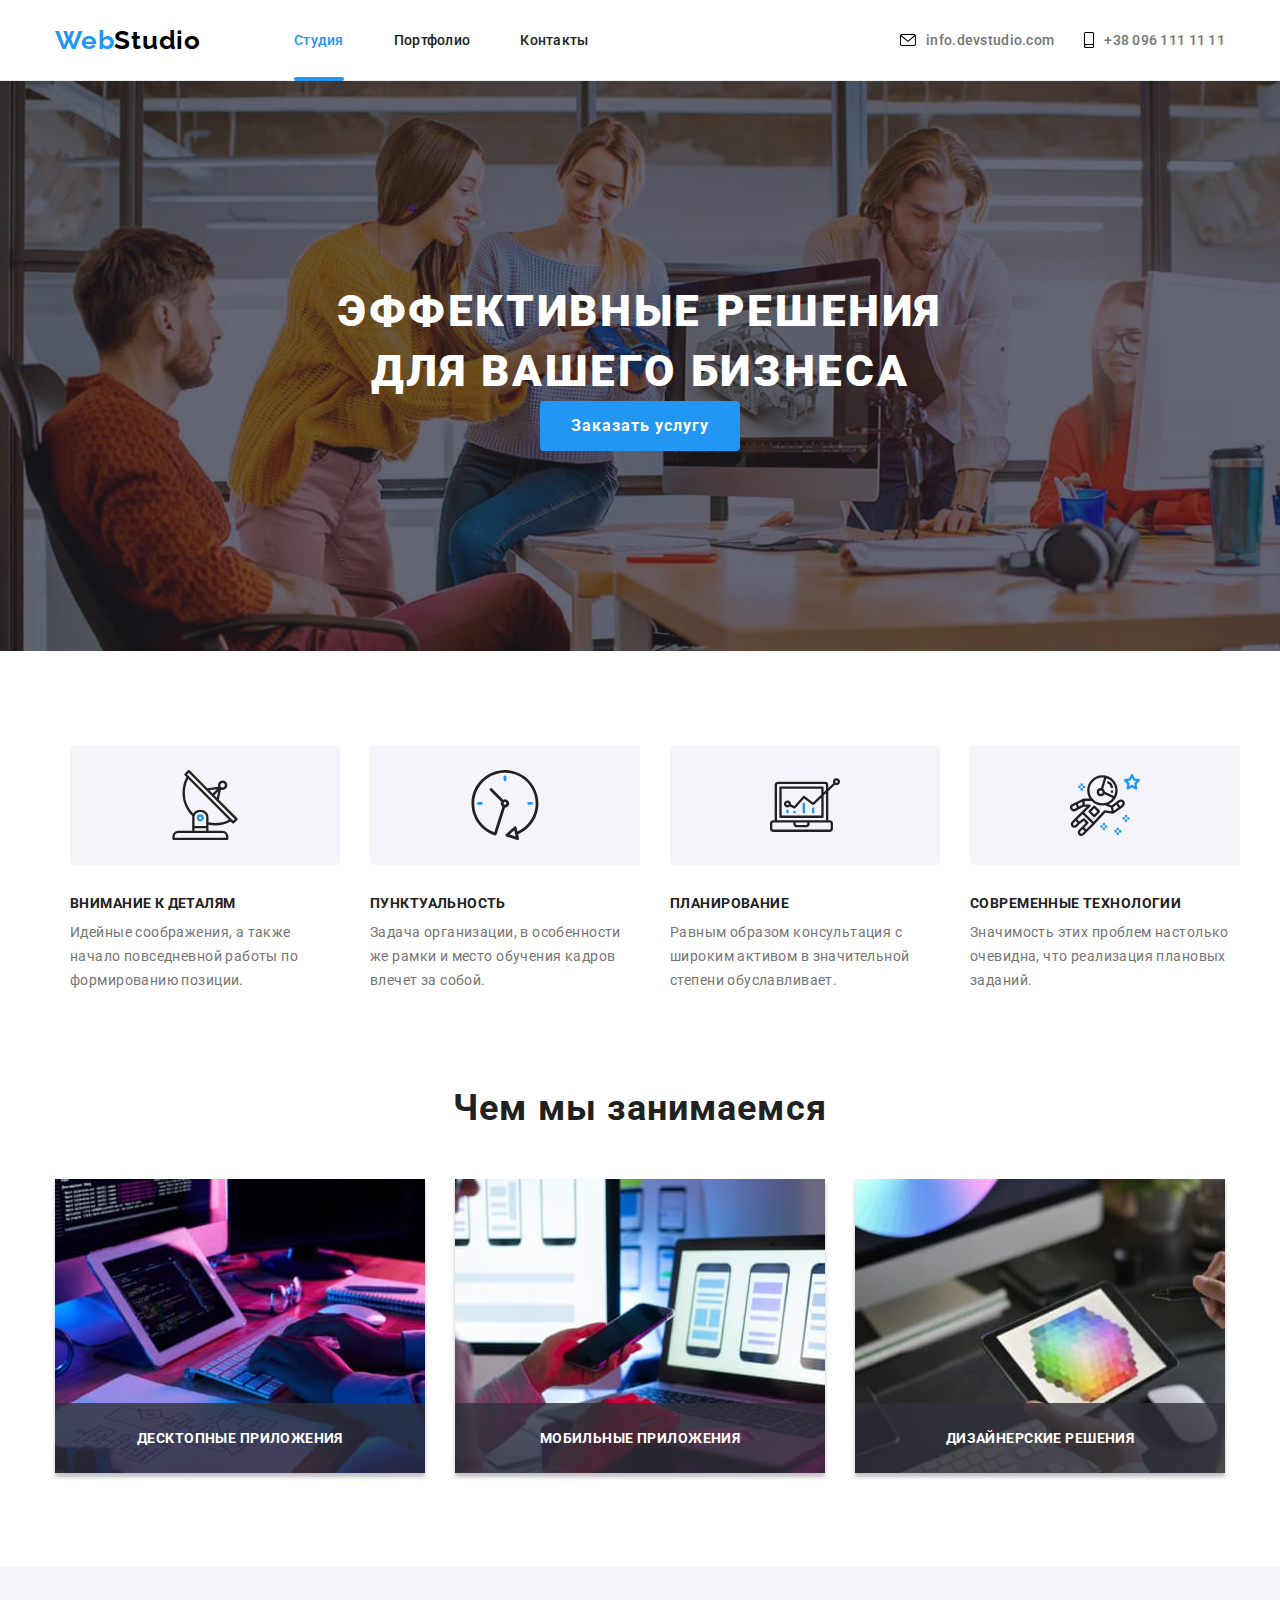
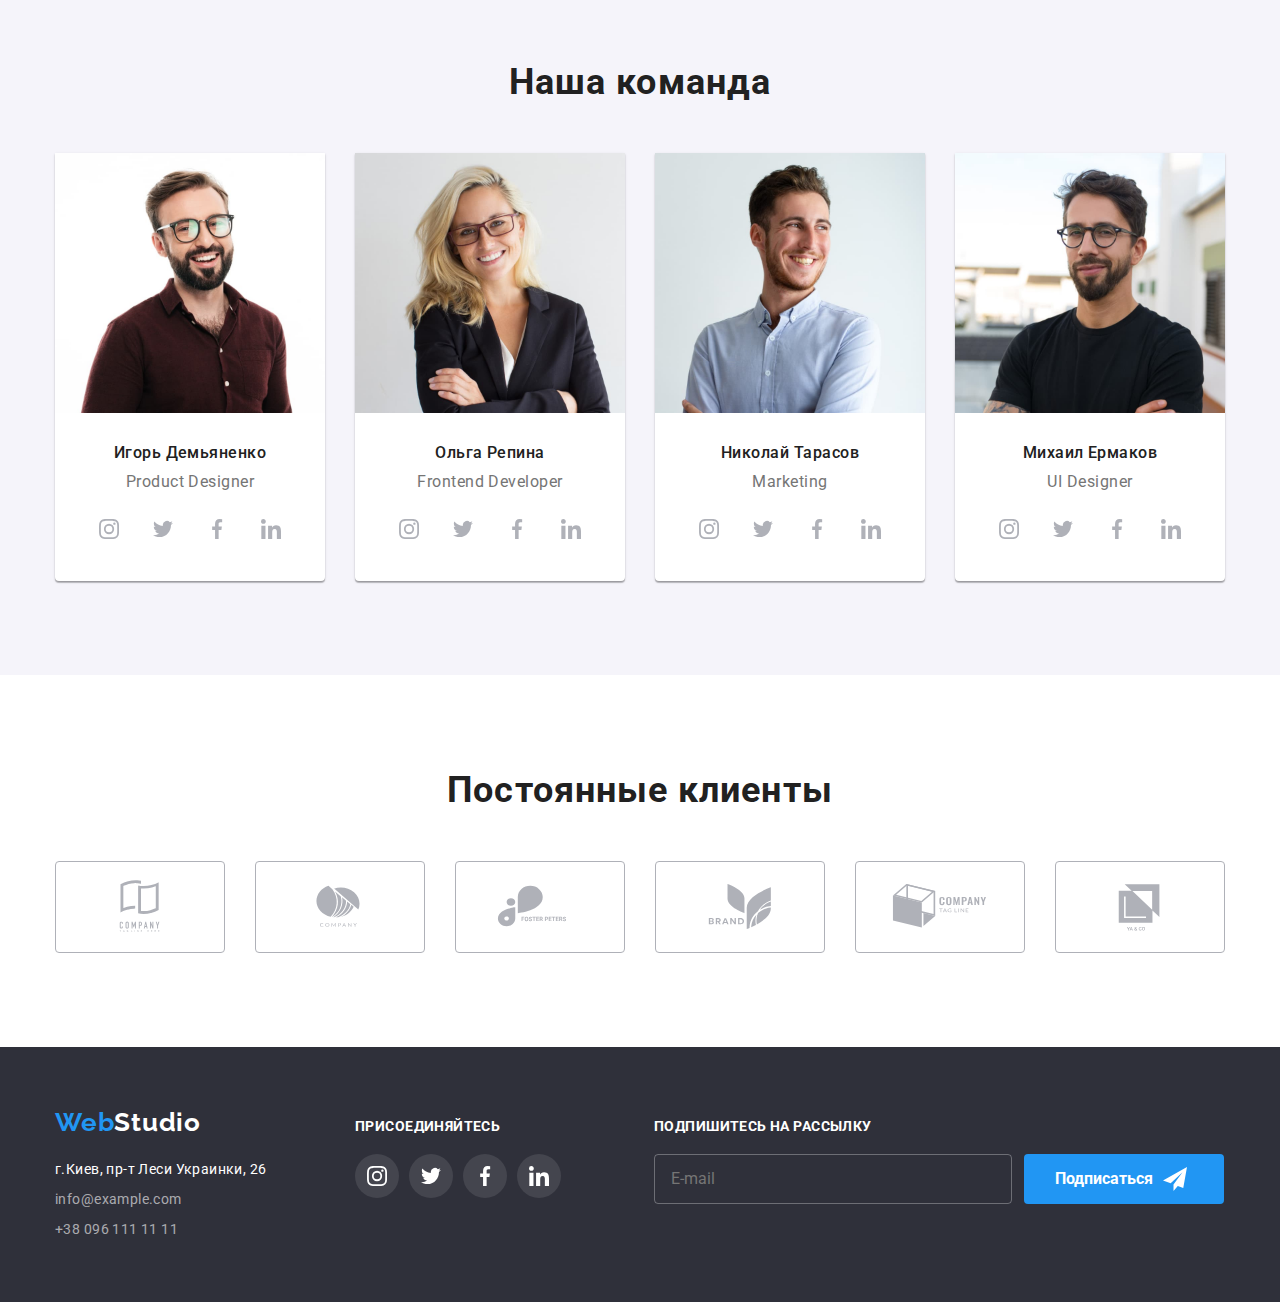
<file: index.html>
<!DOCTYPE html>
<html lang="ru">

<head>
    <meta charset="UTF-8">
    <meta http-equiv="X-UA-Compatible" content="IE=edge">
    <meta name="viewport" content="width=device-width, initial-scale=1.0">
    <title>Document</title>
    <link rel="preconnect" href="https://fonts.googleapis.com">
    <link rel="preconnect" href="https://fonts.gstatic.com" crossorigin>
    <link
        href="https://fonts.googleapis.com/css2?family=Raleway:wght@700&family=Roboto:wght@400;500;700;900&display=swap"
        rel="stylesheet">
    <link rel="stylesheet"
        href="https://cdnjs.cloudflare.com/ajax/libs/modern-normalize/1.1.0/modern-normalize.min.css">
    <link rel="stylesheet" href="./css/styles.css" />
</head>

<body>
    <!--Хедер, шапка, навигация по сайту-->
    <header class="page-header">
        <div class="container main-nav">
            <nav class="nav">
                <a href="./index.html" class="logo">
                    <span>Web</span>Studio
                </a>

                <ul class="site-nav list">
                    <li class="site-nav-item"><a class="site-nav-link current" href="./index.html">Студия</a></li>
                    <li class="site-nav-item"><a class="site-nav-link" href="./portfolio.html">Портфолио</a></li>
                    <li class="site-nav-item"><a class="site-nav-link" href="">Контакты</a></li>
                </ul>
            </nav>

            <ul class="aside list">
                <li class="aside-item"> 
                   
                        <a href="mailto:info.devstudio.com" class="aside-link">
                        <svg class="email">
                            <use href="./images/symbol-defs.svg#icon-envelope"></use>
                        </svg>
                        info.devstudio.com</a>
                   
                </li>
                <li class="aside-item"> 
                   
                        <a href="tel:+380961111111" class="aside-link">
                             <svg class="phone">
                                 <use href="./images/symbol-defs.svg#icon-smartphone"></use>
                             </svg>
                         +38 096 111 11 11
                        </a>
                   
                </li>
            </ul>
        </div>
    </header>

    <!--Баннер-->
    <main>

        <section class="banner">
            <h1 class="title">Эффективные решения <br>
                для вашего бизнеса</h1>
            <button class="button" type="button" data-modal-open>Заказать услугу</button>
        </section>


        <!--Особенности-->
        <section class="features section">
            <div class="container">
            
                <ul class="features-list container list">
                    <li class="features-item">
                        <div class="features-icon">
                            <svg width="70px" height="70px">
                                <use href="./images/symbol-defs.svg#icon-antenna">

                                </use>
                            </svg>
                        </div>
                        <h3 class="features-subtitle">Внимание к деталям</h3>
                        <p class="features-text">Идейные соображения, а также начало повседневной работы по формированию
                            позиции.</p>
                    </li>
                    <li class="features-item">
                        <div class="features-icon">
                            <svg width="70px" height="70px">
                                <use href="./images/symbol-defs.svg#icon-clock">

                                </use>
                            </svg>
                        </div>
                        <h3 class="features-subtitle">Пунктуальность</h3>
                        <p class="features-text">Задача организации, в особенности же рамки и место обучения кадров
                            влечет
                            за собой.</p>
                    </li>
                    <li class="features-item">
                        <div class="features-icon">
                            <svg width="70px" height="70px">
                                <use href="./images/symbol-defs.svg#icon-diagram">
                        
                                </use>
                            </svg>
                        </div>
                        <h3 class="features-subtitle">Планирование</h3>
                        <p class="features-text">Равным образом консультация с широким активом в значительной степени
                            обуславливает.</p>
                    </li>
                    <li class="features-item">
                        <div class="features-icon">
                            <svg width="70px" height="70px">
                                <use href="./images/symbol-defs.svg#icon-astronaut">
                        
                                </use>
                            </svg>
                        </div>
                        <h3 class="features-subtitle">Современные технологии</h3>
                        <p class="features-text">Значимость этих проблем настолько очевидна, что реализация плановых
                            заданий.</p>
                    </li>
                </ul>
            </div>
        </section>

        <!--Чем мы занимаемся-->
        <section class="section works-section">
            <div class="container">
                <h2 class="subject">Чем мы занимаемся</h2>
                <ul class="subject-list list">
                    <li class="subject-item"><img class="image" src="./images/drop/img.jpg" alt="box1" width="370" />
                    <div class="subject-image-box">
                        <p>Десктопные приложения</p>
                    </div>
                    </li>
                    <li class="subject-item"><img class="image" src="./images/drop/box2.jpg" alt="box2" width="370" />
                    <div class="subject-image-box">
                        <p>Мобильные приложения</p>
                    </div>
                    </li>
                    <li class="subject-item"><img class="image" src="./images/drop/box3.jpg" alt="box3" width="370" />
                    <div class="subject-image-box">
                        <p>Дизайнерские решения</p>
                    </div>
                    </li>
                </ul>
            </div>
        </section>

        <!-- Наша команда -->
        <section class="our-team grey section">
            <div class="container">
                <h2 class="subject">Наша команда</h2>
                <ul class="our-team-list list">
                    <li class="our-team-item">
                        <img src="./images/drop/igor.jpg" alt="Игорь Демьяненко" width="270" class="images-team" />
                        <div class="team-name-text">
                            <h3 class="our-team-name">Игорь Демьяненко</h3>
                            <p class="our-team-text">Product Designer</p>
                             <div class="social">
                                <ul class="social-list">
                                    <li class="social-item">
                                        <a href="" class="social-link">
                                        <svg class="social-icon">
                                            <use href="./images/symbol-defs.svg#icon-instagram"> </use>
                                        </svg>
                                        </a>

                                    </li>
                                    <li class="social-item">
                                        <a href="" class="social-link">
                                        <svg class="social-icon">
                                            <use href="./images/symbol-defs.svg#icon-twitter"> </use>
                                        </svg>
                                        </a>
                                    </li>
                                    <li class="social-item">
                                        <a href="" class="social-link">
                                        <svg class="social-icon">
                                            <use href="./images/symbol-defs.svg#icon-facebook"> </use>
                                        </svg>
                                        </a>
                                    </li>
                                    <li class="social-item">
                                        <a href="" class="social-link">
                                        <svg class="social-icon">
                                            <use href="./images/symbol-defs.svg#icon-linkedin"> </use>
                                        </svg>
                                        </a>
                                    </li>
                                </ul>
                                </div>
                            
                        </div>
                    </li>
                    <li class="our-team-item">
                        <img src="./images/drop/olga.jpg" alt="Ольга Репина" width="270" class="images-team" />
                        <div class="team-name-text">
                            <h3 class="our-team-name">Ольга Репина</h3>
                            <p class="our-team-text">Frontend Developer</p>
                            <div class="social">
                                <ul class="social-list">
                                    <li class="social-item">
                                        <a href="" class="social-link">
                                            <svg class="social-icon">
                                                <use href="./images/symbol-defs.svg#icon-instagram"> </use>
                                            </svg>
                                        </a>
                            
                                    </li>
                                    <li class="social-item">
                                        <a href="" class="social-link">
                                            <svg class="social-icon">
                                                <use href="./images/symbol-defs.svg#icon-twitter"> </use>
                                            </svg>
                                        </a>
                                    </li>
                                    <li class="social-item">
                                        <a href="" class="social-link">
                                            <svg class="social-icon">
                                                <use href="./images/symbol-defs.svg#icon-facebook"> </use>
                                            </svg>
                                        </a>
                                    </li>
                                    <li class="social-item">
                                        <a href="" class="social-link">
                                            <svg class="social-icon">
                                                <use href="./images/symbol-defs.svg#icon-linkedin"> </use>
                                            </svg>
                                        </a>
                                    </li>
                                </ul>
                            </div>
                        </div>
                    </li>
                    <li class="our-team-item">
                        <img src="./images/drop/nicholas.jpg" alt="Николай Тарасов" width="270" class="images-team" />
                        <div class="team-name-text">
                            <h3 class="our-team-name">Николай Тарасов</h3>
                            <p class="our-team-text">Marketing</p>
                            <div class="social">
                                <ul class="social-list">
                                    <li class="social-item">
                                        <a href="" class="social-link">
                                            <svg class="social-icon">
                                                <use href="./images/symbol-defs.svg#icon-instagram"> </use>
                                            </svg>
                                        </a>
                            
                                    </li>
                                    <li class="social-item">
                                        <a href="" class="social-link">
                                            <svg class="social-icon">
                                                <use href="./images/symbol-defs.svg#icon-twitter"> </use>
                                            </svg>
                                        </a>
                                    </li>
                                    <li class="social-item">
                                        <a href="" class="social-link">
                                            <svg class="social-icon">
                                                <use href="./images/symbol-defs.svg#icon-facebook"> </use>
                                            </svg>
                                        </a>
                                    </li>
                                    <li class="social-item">
                                        <a href="" class="social-link">
                                            <svg class="social-icon">
                                                <use href="./images/symbol-defs.svg#icon-linkedin"> </use>
                                            </svg>
                                        </a>
                                    </li>
                                </ul>
                            </div>
                        </div>
                    </li>
                    <li class="our-team-item">
                        <img src="./images/drop/michael.jpg" alt="Михаил Ермаков" width="270" class="images-team" />
                        <div class="team-name-text">
                            <h3 class="our-team-name">Михаил Ермаков</h3>
                            <p class="our-team-text">UI Designer</p>
                            <div class="social">
                                <ul class="social-list">
                                    <li class="social-item">
                                        <a href="" class="social-link">
                                            <svg class="social-icon">
                                                <use href="./images/symbol-defs.svg#icon-instagram"> </use>
                                            </svg>
                                        </a>
                            
                                    </li>
                                    <li class="social-item">
                                        <a href="" class="social-link">
                                            <svg class="social-icon">
                                                <use href="./images/symbol-defs.svg#icon-twitter"> </use>
                                            </svg>
                                        </a>
                                    </li>
                                    <li class="social-item">
                                        <a href="" class="social-link">
                                            <svg class="social-icon">
                                                <use href="./images/symbol-defs.svg#icon-facebook"> </use>
                                            </svg>
                                        </a>
                                    </li>
                                    <li class="social-item">
                                        <a href="" class="social-link">
                                            <svg class="social-icon">
                                                <use href="./images/symbol-defs.svg#icon-linkedin"> </use>
                                            </svg>
                                        </a>
                                    </li>
                                </ul>
                            </div>
                        </div>
                    </li>
                </ul>
            </div>
        </section>
    

        <!--Постоянные клиенты-->
        <section class="regular-client section">
            <div class="container">
                <h2 class="subject">Постоянные клиенты</h2>
                    <ul class="clients-list">
                        <li class="clients-item">
                            <a href="" class="clients-link">
                                <svg class="clients-logo">
                                    <use href="./images/symbol-defs.svg#icon-logo"></use>
                                </svg>
                            </a>
                        </li>
                        <li class="clients-item">
                            <a href="" class="clients-link">
                                <svg class="clients-logo">
                                    <use href="./images/symbol-defs.svg#icon-logo2"></use>
                                </svg>
                            </a>
                        </li>
                        <li class="clients-item">
                            <a href="" class="clients-link">
                                <svg class="clients-logo">
                                    <use href="./images/symbol-defs.svg#icon-logo3"></use>
                                </svg>
                            </a>
                        </li>
                        <li class="clients-item">
                            <a href="" class="clients-link">
                            <svg class="clients-logo">
                                <use href="./images/symbol-defs.svg#icon-logo4"></use>
                            </svg>
                        </a>
                        </li>
                        <li class="clients-item">
                            <a href="" class="clients-link">
                                <svg class="clients-logo">
                                    <use href="./images/symbol-defs.svg#icon-logo5"></use>
                                </svg>
                            </a>
                        </li>
                        <li class="clients-item">
                            <a href="" class="clients-link">
                                <svg class="clients-logo">
                                    <use href="./images/symbol-defs.svg#icon-logo6"></use>
                                </svg>
                            </a>
                        </li>
                    </ul>

            </div>

        </section>

    </main>

    <!-- Футтер -->
    <footer class="footer">
        <div class="container footer-box">
            <div class="contacts">
            <a href="./index.html" class="logo dark">
                <span>Web</span>Studio
            </a>
            <address class="address">
                <p class="footer-address">
                    г.Киев, пр-т Леси Украинки, 26
                </p>
                <ul class="footer-list list">
                    <li class="footer-item">
                        <a href="mailto:info@example.com" class="footer-link">info@example.com</a>
                    </li>
                    <li class="footer-item">
                        <a href="tel:+380961111111" class="footer-link">+38 096 111 11 11</a>
                    </li>
                </ul>
            </address>
            </div>

            <div class="join">
                <p class="subscribe-text">Присоединяйтесь</p>
                <ul class="footer-social-list">
                    <li class="footer-social-item">
                        <a href="" class="footer-social-link">
                            <svg class="footer-social-icon">
                                <use href="./images/symbol-defs.svg#icon-instagram"> </use>
                            </svg>
                        </a>
                    </li>
                        <li class="footer-social-item">
                            <a href="" class="footer-social-link">
                                <svg class="footer-social-icon">
                                    <use href="./images/symbol-defs.svg#icon-twitter"> </use>
                                </svg>
                            </a>
                        </li>
                        <li class="footer-social-item">
                            <a href="" class="footer-social-link">
                                <svg class="footer-social-icon">
                                    <use href="./images/symbol-defs.svg#icon-facebook"> </use>
                                </svg>
                            </a>
                        </li>
                        <li class="footer-social-item">
                            <a href="" class="footer-social-link">
                                <svg class="footer-social-icon">
                                    <use href="./images/symbol-defs.svg#icon-linkedin"> </use>
                                </svg>
                            </a>
                        </li>
                 </ul>
            </div>

            <div class="subscribe">
                <p class="subscribe-text">Подпишитесь на рассылку</p>
                <form class="subsc">
                    <label class="footer-mail-label">
                        <input class="footer-mail-input" name="subscribe" type="email" placeholder="E-mail">
                    </label>
                    <button class="button-subscribe" type="submit">
                        Подписаться
                        <svg class="subscribe-icon" width="24" height="24">
                            <use href="./images/symbol-defs.svg#icon-send"></use>
                        </svg>
                    </button>
                </form>
            </div>

        </div>

    </footer>

<!--Модальное окно-->
<div class="backdrop is-hidden" data-modal>
    <div class="modal">
        <button type="button" class="button-close" data-modal-close>
            <svg class="modal-close">
               <use href="./images/symbol-defs.svg#icon-close-black"></use>
            </svg>
        </button>
        
        <form class="form" name="name">
            <b class="callback">Оставьте свои данные, мы Вам перезвоним</b>
            <div class="form-field">
                <label class="form-label" for="name">Имя</label>
                <input class="form-input" type="text" id="name">
                  <svg class="icon-input">
                    <use href="./images/symbol-defs.svg#icon-person-black"></use>
                  </svg>
            </div>
           
             <div class="form-field">
                <label class="form-label" for="tel">Телефон</label>
                <input class="form-input" type="tel" id="tel">
                <svg class="icon-input">
                    <use href="./images/symbol-defs.svg#icon-phone-black"></use>
                </svg>
            </div>
           
             <div class="form-field">
                <label class="form-label" for="mail">Почта</label>
                <input class="form-input" type="email" id="mail">
                <svg class="icon-input">
                    <use href="./images/symbol-defs.svg#icon-email-black"></use>
                </svg>
            </div>

            <div class="textarea-field">
                <label class="form-label" for="comment">Комментарий</label>
                <textarea class="form-textarea" name="textarea" id="comment" placeholder="Введите текст" ></textarea>
            </div>

            <div class="checkbox-field">
                <label class="checkbox-label">
                    <input class="checkbox-input" type="checkbox" name="checkbox">
                    <span class="check-box"></span>
                        
                    Соглашаюсь с рассылкой и принимаю
                    <a href="">Условия договора</a>
                </label>
            </div>

            <button class="form-button" type="submit">Отправить</button>
        </form>
    </div>


</div>

<script src="./js/modal.js"></script>
</body>

</html>
</file>
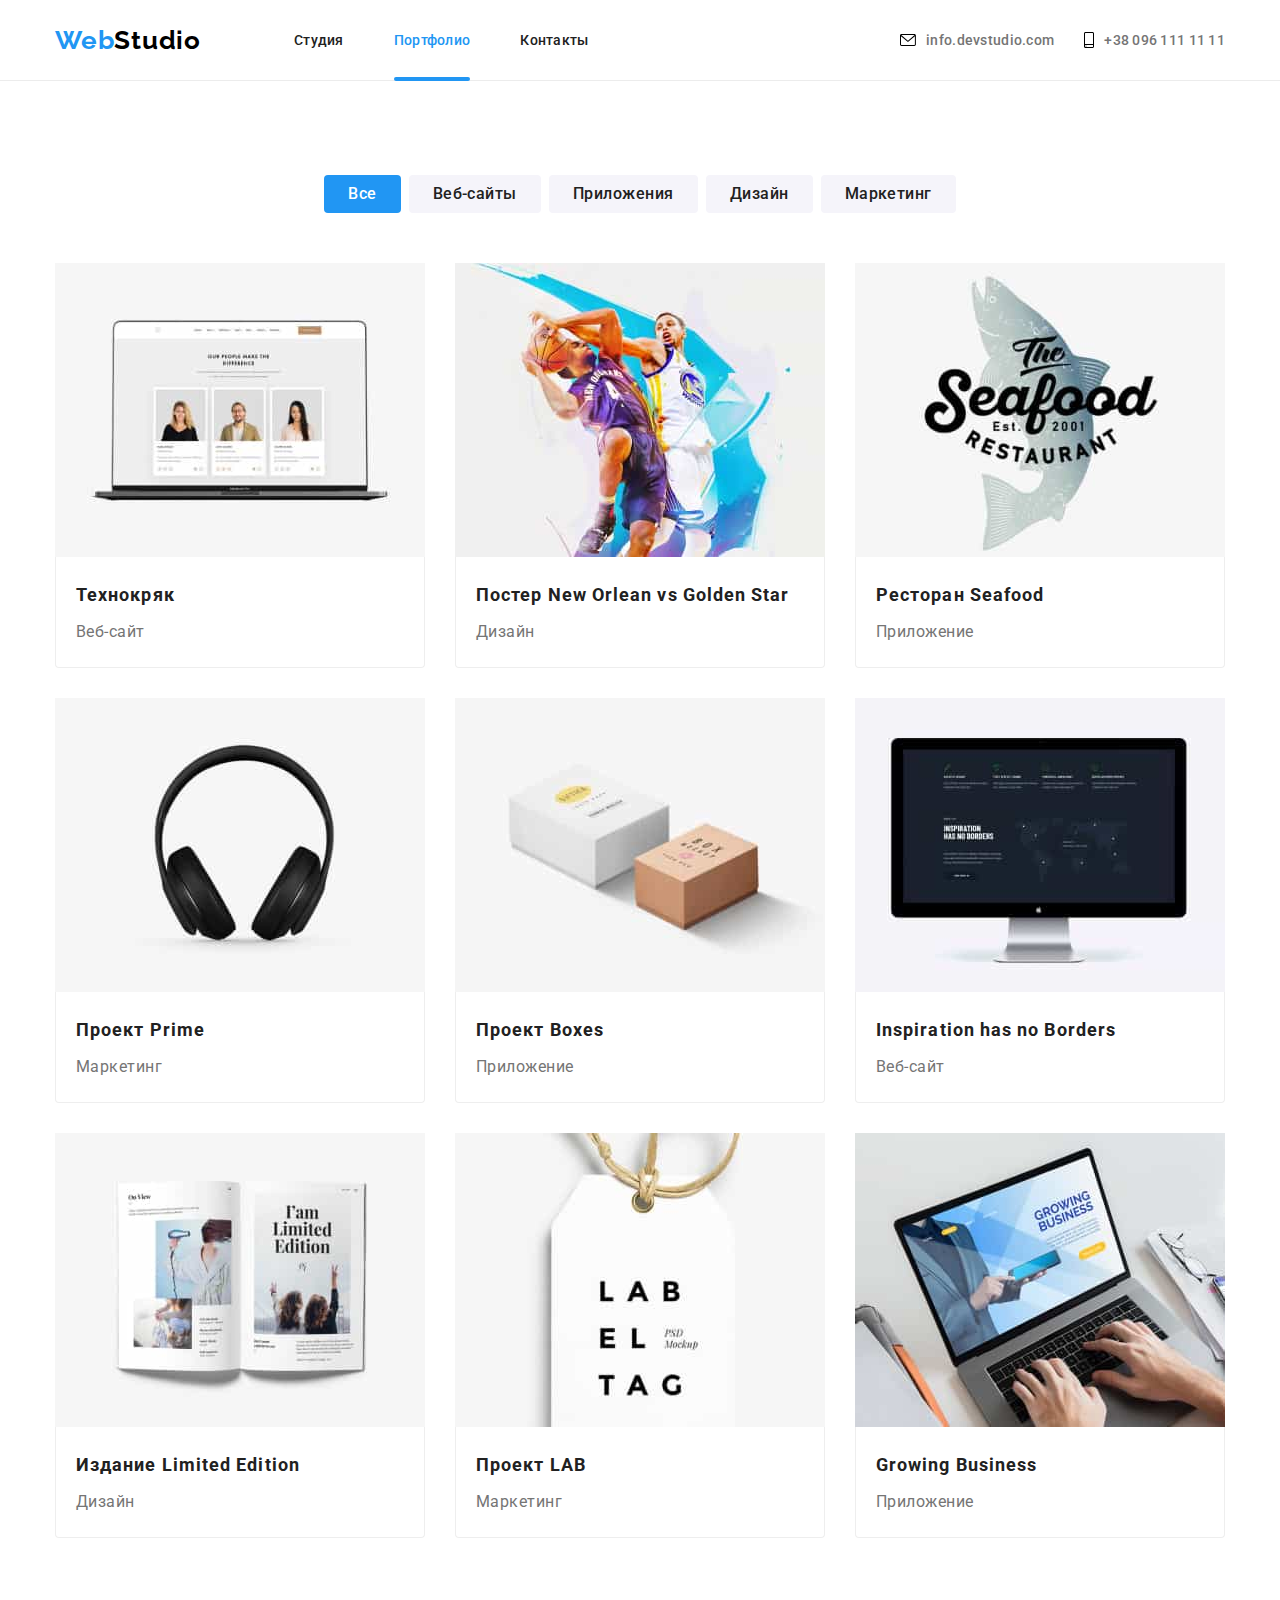
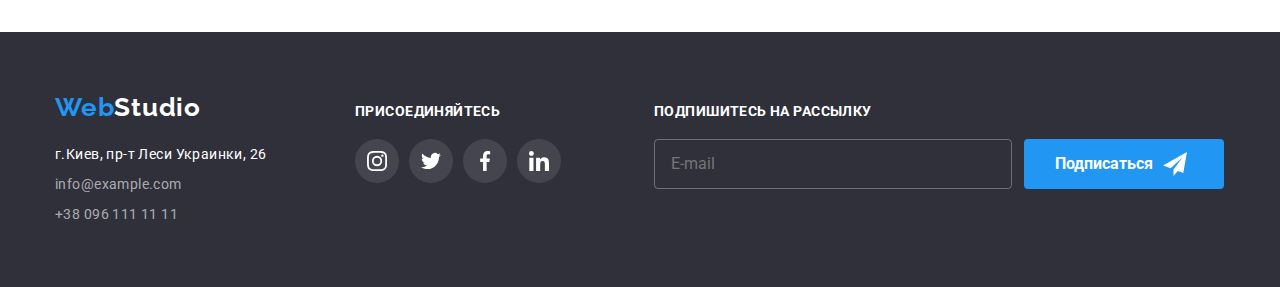
<file: portfolio.html>
<!DOCTYPE html>
<html lang="ru">

<head>
    <meta charset="UTF-8">
    <meta http-equiv="X-UA-Compatible" content="IE=edge">
    <meta name="viewport" content="width=device-width, initial-scale=1.0">
    <title>Document</title>
    <link rel="preconnect" href="https://fonts.googleapis.com">
    <link rel="preconnect" href="https://fonts.gstatic.com" crossorigin>
    <link
        href="https://fonts.googleapis.com/css2?family=Raleway:wght@700&family=Roboto:wght@400;500;700;900&display=swap"
        rel="stylesheet">
    <link rel="stylesheet"
        href="https://cdnjs.cloudflare.com/ajax/libs/modern-normalize/1.1.0/modern-normalize.min.css">
    <link rel="stylesheet" href="./css/styles.css" />
</head>

<!--Шапка (баннер)-->

<body>
    <header class="page-header">
        <div class="container main-nav">
            <nav class="nav">
                <a href="./index.html" class="logo">
                    <span>Web</span>Studio
                </a>
    
                <ul class="site-nav list">
                    <li class="site-nav-item"><a class="site-nav-link" href="./index.html">Студия</a></li>
                    <li class="site-nav-item"><a class="site-nav-link current" href="./portfolio.html">Портфолио</a></li>
                    <li class="site-nav-item"><a class="site-nav-link" href="">Контакты</a></li>
                </ul>
            </nav>
    
            <ul class="aside list">
                <li class="aside-item">
    
                    <a href="mailto:info.devstudio.com" class="aside-link">
                        <svg class="email">
                            <use href="./images/symbol-defs.svg#icon-envelope"></use>
                        </svg>
                        info.devstudio.com</a>
    
                </li>
                <li class="aside-item">
    
                    <a href="tel:+380961111111" class="aside-link">
                        <svg class="phone">
                            <use href="./images/symbol-defs.svg#icon-smartphone"></use>
                        </svg>
                        +38 096 111 11 11
                    </a>
    
                </li>
            </ul>
        </div>
    </header>

    <!--Портфолио-->
    <main>

        <section class="portfolio-nav section">
            <div class="container">
                <h1 class="portfolio"> Портфолио </h1>
                <ul class="portfolio-nav-list list">
                    <li class="portfolio-nav-button"><button class="portfolio-button button-all"
                            type="button">Все</button></li>
                    <li class="portfolio-nav-button"><button class="portfolio-button" type="button">Веб-сайты</button>
                    </li>
                    <li class="portfolio-nav-button"><button class="portfolio-button" type="button">Приложения</button>
                    </li>
                    <li class="portfolio-nav-button"><button class="portfolio-button" type="button">Дизайн</button></li>
                    <li class="portfolio-nav-button"><button class="portfolio-button" type="button">Маркетинг</button>
                    </li>
                </ul>

                <ul class="portfolio-list list">
                    <li class="portfolio-item">
                        <a href="#" class="portfolio-link">
                            <div class="image-relative">
                                <img src="./images/drop/img1.jpg" alt="Открытая страница сайта на ноутбуке" width="370"
                                    class="images">
                                    <div class="portfolio-overley">
                                        <p>Для получения перспективного изображения какого-либо предмета проводят из выбранной точки Евклидова пространства
                                            (центра
                                            перспективы) лучи ко всем точкам данного предмета. На пути лучей ставят ту поверхность, на которой желают
                                            получить
                                            изображение. В пересечении проведённых лучей с поверхностью получают искомое изображение предмета.</p>
                                    </div>
                            </div>
                                <div class="portfolio-card">
                                    <h2 class="subtitle">Технокряк</h2>
                                    <p class="text">Веб-сайт</p>
                                </div>
                        </a>
                    </li>
                    <li class="portfolio-item">
                        <a href="" class="portfolio-link">
                            <div class="image-relative">
                            <img src="./images/drop/img2.jpg" alt="Баскетбольные противники" width="370" class="images">
                                <div class="portfolio-overley">
                                    <p>Для получения перспективного изображения какого-либо предмета проводят из выбранной точки Евклидова пространства
                                        (центра
                                        перспективы) лучи ко всем точкам данного предмета. На пути лучей ставят ту поверхность, на которой желают
                                        получить
                                        изображение. В пересечении проведённых лучей с поверхностью получают искомое изображение предмета.</p>
                                </div>
                            </div>
                            <div class="portfolio-card">
                                <h2 class="subtitle">Постер New Orlean vs Golden Star</h2>
                                <p class="text">Дизайн</p>
                            </div>
                        </a>
                    </li>
                    <li class="portfolio-item">
                        <a href="" class="portfolio-link">
                            <div class="image-relative">
                            <img src="./images/drop/img3.jpg" alt="Логотип рыбного ресторана, рыба на фоне названия"
                                width="370" class="images">
                                <div class="portfolio-overley">
                                    <p>Для получения перспективного изображения какого-либо предмета проводят из выбранной точки Евклидова пространства
                                        (центра
                                        перспективы) лучи ко всем точкам данного предмета. На пути лучей ставят ту поверхность, на которой желают
                                        получить
                                        изображение. В пересечении проведённых лучей с поверхностью получают искомое изображение предмета.</p>
                                </div>
                            </div>
                            <div class="portfolio-card">
                                <h2 class="subtitle">Ресторан Seafood</h2>
                                <p class="text">Приложение</p>
                            </div>
                        </a>
                    </li>
                    <li class="portfolio-item">
                        <a href="" class="portfolio-link">
                            <div class="image-relative">
                            <img src="./images/drop/img4.jpg" alt="Наушники" width="370" class="images">
                            <div class="portfolio-overley">
                                <p>Для получения перспективного изображения какого-либо предмета проводят из выбранной точки Евклидова пространства
                                    (центра
                                    перспективы) лучи ко всем точкам данного предмета. На пути лучей ставят ту поверхность, на которой желают
                                    получить
                                    изображение. В пересечении проведённых лучей с поверхностью получают искомое изображение предмета.</p>
                            </div>
                            </div>
                            <div class="portfolio-card">
                                <h2 class="subtitle">Проект Prime</h2>
                                <p class="text">Маркетинг</p>
                            </div>
                        </a>
                    </li>
                    <li class="portfolio-item">
                        <a href="" class="portfolio-link">
                            <div class="image-relative">
                            <img src="./images/drop/img5.jpg" alt="Две картонные коробочки" width="370" class="images">
                            <div class="portfolio-overley">
                                <p>Для получения перспективного изображения какого-либо предмета проводят из выбранной точки Евклидова пространства
                                    (центра
                                    перспективы) лучи ко всем точкам данного предмета. На пути лучей ставят ту поверхность, на которой желают
                                    получить
                                    изображение. В пересечении проведённых лучей с поверхностью получают искомое изображение предмета.</p>
                            </div>
                            </div>
                            <div class="portfolio-card">
                                <h2 class="subtitle">Проект Boxes</h2>
                                <p class="text">Приложение</p>
                            </div>
                        </a>
                    </li>
                    <li class="portfolio-item">
                        <a href="" class="portfolio-link">
                            <div class="image-relative">
                            <img src="./images/drop/img6.jpg" alt="Монитор компьютера" width="370" class="images">
                            <div class="portfolio-overley">
                                <p>Для получения перспективного изображения какого-либо предмета проводят из выбранной точки Евклидова пространства
                                    (центра
                                    перспективы) лучи ко всем точкам данного предмета. На пути лучей ставят ту поверхность, на которой желают
                                    получить
                                    изображение. В пересечении проведённых лучей с поверхностью получают искомое изображение предмета.</p>
                            </div>
                            </div>
                            <div class="portfolio-card">
                                <h2 class="subtitle">Inspiration has no Borders</h2>
                                <p class="text">Веб-сайт</p>
                            </div>
                        </a>
                    </li>
                    <li class="portfolio-item">
                        <a href="" class="portfolio-link">
                            <div class="image-relative">
                            <img src="./images/drop/img7.jpg" alt="Открытая книга" width="370" class="images">
                            <div class="portfolio-overley">
                                <p>Для получения перспективного изображения какого-либо предмета проводят из выбранной точки Евклидова пространства
                                    (центра
                                    перспективы) лучи ко всем точкам данного предмета. На пути лучей ставят ту поверхность, на которой желают
                                    получить
                                    изображение. В пересечении проведённых лучей с поверхностью получают искомое изображение предмета.</p>
                            </div>
                            </div>
                            <div class="portfolio-card">
                                <h2 class="subtitle">Издание Limited Edition</h2>
                                <p class="text">Дизайн</p>
                            </div>
                        </a>
                    </li>
                    <li class="portfolio-item">
                        <a href="" class="portfolio-link">
                            <div class="image-relative">
                            <img src="./images/drop/img8.jpg" alt="Бирка" width="370" class="images">
                            <div class="portfolio-overley">
                                <p>Для получения перспективного изображения какого-либо предмета проводят из выбранной точки Евклидова пространства
                                    (центра
                                    перспективы) лучи ко всем точкам данного предмета. На пути лучей ставят ту поверхность, на которой желают
                                    получить
                                    изображение. В пересечении проведённых лучей с поверхностью получают искомое изображение предмета.</p>
                            </div>
                            </div>
                            <div class="portfolio-card">
                                <h2 class="subtitle">Проект LAB</h2>
                                <p class="text">Маркетинг</p>
                            </div>
                        </a>
                    </li>
                    <li class="portfolio-item">
                        <a href="" class="portfolio-link">
                            <div class="image-relative">
                            <img src="./images/drop/img9.jpg" alt="Руки человека который печатает на ноутбуке"
                                width="370" class="images">
                                <div class="portfolio-overley">
                                    <p>Для получения перспективного изображения какого-либо предмета проводят из выбранной точки Евклидова пространства
                                        (центра
                                        перспективы) лучи ко всем точкам данного предмета. На пути лучей ставят ту поверхность, на которой желают
                                        получить
                                        изображение. В пересечении проведённых лучей с поверхностью получают искомое изображение предмета.</p>
                                </div>
                            </div>
                            <div class="portfolio-card">
                                <h2 class="subtitle">Growing Business</h2>
                                <p class="text">Приложение</p>
                            </div>
                        </a>
                    </li>
                </ul>
            </div>
        </section>
    </main>

    <!-- Футтер -->
    <footer class="footer">
        <div class="container footer-box">
            <div class="contacts">
                <a href="./index.html" class="logo dark">
                    <span>Web</span>Studio
                </a>
                <address class="address">
                    <p class="footer-address">
                        г.Киев, пр-т Леси Украинки, 26
                    </p>
                    <ul class="footer-list list">
                        <li class="footer-item">
                            <a href="mailto:info@example.com" class="footer-link">info@example.com</a>
                        </li>
                        <li class="footer-item">
                            <a href="tel:+380961111111" class="footer-link">+38 096 111 11 11</a>
                        </li>
                    </ul>
                </address>
            </div>
    
            <div class="join">
                <p class="subscribe-text">Присоединяйтесь</p>
                <ul class="footer-social-list">
                    <li class="footer-social-item">
                        <a href="" class="footer-social-link">
                            <svg class="footer-social-icon">
                                <use href="./images/symbol-defs.svg#icon-instagram"> </use>
                            </svg>
                        </a>
                    </li>
                    <li class="footer-social-item">
                        <a href="" class="footer-social-link">
                            <svg class="footer-social-icon">
                                <use href="./images/symbol-defs.svg#icon-twitter"> </use>
                            </svg>
                        </a>
                    </li>
                    <li class="footer-social-item">
                        <a href="" class="footer-social-link">
                            <svg class="footer-social-icon">
                                <use href="./images/symbol-defs.svg#icon-facebook"> </use>
                            </svg>
                        </a>
                    </li>
                    <li class="footer-social-item">
                        <a href="" class="footer-social-link">
                            <svg class="footer-social-icon">
                                <use href="./images/symbol-defs.svg#icon-linkedin"> </use>
                            </svg>
                        </a>
                    </li>
                </ul>
            </div>
            
            <div class="subscribe">
                <p class="subscribe-text">Подпишитесь на рассылку</p>
                <form class="subsc">
                    <label class="footer-mail-label">
                        <input class="footer-mail-input" name="subscribe" type="email" placeholder="E-mail">
                    </label>
                    <button class="button-subscribe" type="submit">
                        Подписаться
                        <svg class="subscribe-icon" width="24px" heigth="24px">
                            <use href="./images/symbol-defs.svg#icon-send"></use>
                        </svg>
                    </button>
                </form>
            </div>
            
            </div>
    
    </footer>

</body>

</html>
</file>
<file: css/styles.css>
:root {
  --primary-text-color: #212121;
  --secondary-text-color: #757575;
  --accent-color: #2196f3;
  --primary-white-color: #fff;
  --portfolio-button: #f5f4fa;
  --black-color: #000;
  --button-hover: #188ce8;
  --background-footer-color: #2f303a;
  --portfolio-item-hover: #eee;
  --social: #afb1b8;
  --overley: rgba(33, 150, 243, 0.9);
}

body {
  background-color: var(--primary-white-color);
  font-family: "Roboto", sans-serif;
  color: var(--primary-text-color);
}

/*Утилиты*/
.list {
  list-style: none;
  margin: 0;
}

h1,
h2,
h3,
p {
  margin-bottom: 0;
  margin-top: 0;
}

/*****************Хедер, шапка страницы******************/
.logo > span {
  color: var(--accent-color);
}

.footer.logo {
  color: var(--primary-white-color);
}

.logo {
  display: block;
  padding-top: 24px;
  padding-bottom: 24px;

  color: var(--black-color);
  text-decoration: none;
  font-family: Raleway;
  font-style: normal;
  font-weight: bold;
  font-size: 26px;
  line-height: 1.192;
  letter-spacing: 0.03em;
}

.logo.dark {
  color: var(--primary-white-color);
  padding-top: 0;
  padding-bottom: 0;
  margin-bottom: 20px;

  /*outline: 2px solid #fff;*/
}

.site-nav-link {
  font-weight: 500;
  font-size: 14px;
  line-height: 1.143;
  letter-spacing: 0.02em;
  text-decoration: none;
  color: var(--primary-text-color);

  transition: color 250ms cubic-bezier(0.4, 0, 0.2, 1) 10ms;
}

.current {
  color: var(--accent-color);
}

.current::after {
  content: "";

  position: absolute;
  left: 0;
  bottom: -1px;
  display: block;
  width: 100%;
  height: 4px;
  border-radius: 2px;
  background-color: var(--accent-color);
}

.grey {
  background-color: var(--portfolio-button);
}

.aside-link {
  display: flex;
  align-items: center;
  text-decoration: none;
  letter-spacing: 0.02em;
  font-weight: 500;
  font-size: 14px;
  line-height: 1.143;
  letter-spacing: 0.02em;
  color: var(--secondary-text-color);

  transition: color 250ms cubic-bezier(0.4, 0, 0.2, 1) 10ms;
}

.site-nav-link:hover,
.site-nav-link:focus,
.aside-link:hover,
.aside-link:focus,
.footer-link:focus,
.footer-link:hover {
  color: var(--accent-color);
}

.aside-link:hover svg,
.aside-link:focus svg {
  fill: var(--accent-color);
}

.container {
  padding: 0 15px;
  width: 1200px;
  margin-right: auto;
  margin-left: auto;
}

.main-nav {
  display: flex;
  align-items: center;
}

.site-nav {
  display: flex;
  margin-left: 93px;
  padding-left: 0;
}

.nav {
  display: flex;
  align-items: center;
}

.site-nav-item {
  position: relative;
  margin: 0;
}

.site-nav-item:not(:last-child) {
  margin-right: 50px;
}

.site-nav-link {
  display: block;
  padding-top: 32px;
  padding-bottom: 32px;
}

.aside {
  display: flex;
  margin-left: auto;
  padding-left: 0;
}

.aside-link {
  padding-top: 32px;
  padding-bottom: 32px;
}

.aside-item + .aside-item {
  margin-left: 30px;
}

.page-header {
  border-bottom: 1px solid #ececec;
}

.email {
  width: 16px;
  height: 12px;
  margin-right: 10px;

  transition: fill 250ms cubic-bezier(0.4, 0, 0.2, 1) 10ms;
}

.phone {
  width: 10px;
  height: 16px;
  margin-right: 10px;

  transition: fill 250ms cubic-bezier(0.4, 0, 0.2, 1) 10ms;
}

/***************Портфолио****************/

.portfolio {
  position: absolute;
  width: 1px;
  height: 1px;
  margin: -1px;
  border: 0;
  padding: 0;
  white-space: nowrap;
  clip-path: inset(100%);
  clip: rect(0 0 0 0);
  overflow: hidden;
}

.portfolio-list {
  display: flex;
  flex-wrap: wrap;
  list-style: none;
  margin: 0;
  padding: 0;
  margin-left: -30px;
  margin-top: -30px;
}

.portfolio-item {
  flex-basis: calc((100% - 3 * 30px) / 3);
  margin-left: 30px;
  margin-top: 30px;
}

.portfolio-nav-button {
  display: block;
}

.portfolio-link {
  display: block;
  text-decoration: none;
  transition: box-shadow 250ms cubic-bezier(0.4, 0, 0.2, 1);
}

.portfolio-link:focus,
.portfolio-link:hover {
  background-color: var(--primary-white-color);
  box-shadow: 0px 1px 1px rgba(0, 0, 0, 0.12), 0px 4px 4px rgba(0, 0, 0, 0.06),
    1px 4px 6px rgba(0, 0, 0, 0.16);
}

.portfolio-nav-button > button:hover,
.portfolio-nav-button > button:focus {
  color: var(--primary-white-color);
  background-color: var(--accent-color);
  cursor: pointer;
  box-shadow: 0px 3px 1px rgba(0, 0, 0, 0.1), 0px 1px 2px rgba(0, 0, 0, 0.08),
    0px 2px 2px rgba(0, 0, 0, 0.12);
  border-radius: 4px;
}
.portfolio-nav-button:not(:last-child) {
  margin-right: 8px;
}

.portfolio-nav-list {
  display: flex;
  padding-left: 0;
  margin-bottom: 50px;
  justify-content: center;
}

.portfolio-button {
  display: block;
  border-radius: 4px;
  border: none;
  margin: 0;
  padding: 6px 24px;

  font-family: inherit;
  font-weight: 500;
  font-size: 16px;
  line-height: 1.625;
  color: var(--primary-text-color);
  background-color: var(--portfolio-button);
  letter-spacing: 0.03em;

  transition-property: background-color, color;
  transition-duration: 250ms;
  transition-timing-function: cubic-bezier(0.4, 0, 0.2, 1);
}

.portfolio-card {
  border-right: 1px solid var(--portfolio-item-hover);
  border-bottom: 1px solid var(--portfolio-item-hover);
  border-left: 1px solid var(--portfolio-item-hover);
  padding: 20px 20px;
  border-radius: 0 0 4px 4px;
}

.portfolio-overley {
  position: absolute;
  top: 100%;
  left: 0;

  padding: 10px 20px;
  width: 370px;
  height: 294px;
  background-color: var(--overley);

  transition-property: transform;
  transition-duration: 500ms;
  transition-delay: 100ms;
  transition-timing-function: cubic-bezier(0.4, 0, 0.2, 1);
}

.portfolio-link:hover .portfolio-overley,
.portfolio-link:focus .portfolio-overley {
  transform: translateY(-100%);
}

.image-relative {
  position: relative;
  overflow: hidden;
}

.portfolio-overley > p {
  font-weight: normal;
  font-size: 18px;
  line-height: 1.556;
  letter-spacing: 0.03em;
  color: var(--primary-white-color);
}

.button-all {
  background-color: var(--accent-color);
  color: var(--primary-white-color);
}

.subtitle {
  color: var(--primary-text-color);
  font-weight: bold;
  font-size: 18px;
  line-height: 2;
  letter-spacing: 0.06em;
  margin-bottom: 4px;
}

.text {
  color: var(--secondary-text-color);
  font-weight: normal;
  font-size: 16px;
  line-height: 1.875;
  letter-spacing: 0.03em;
}

.button {
  border-radius: 4px;
  border-color: transparent;
  width: 200px;
  height: 50px;
  padding: 0;

  font-family: inherit;
  font-weight: 500;
  font-size: 16px;
  line-height: 1.625;
  background-color: var(--portfolio-button);
  color: var(--primary-text-color);
  letter-spacing: 0.06em;

  transition: background-color 250ms cubic-bezier(0.4, 0, 0.2, 1) 510ms;
}

.images {
  display: block;
  width: 100%;
  height: auto;
}

/**************Футтер***********************/

.footer {
  padding-top: 60px;
  padding-bottom: 60px;

  background: var(--background-footer-color);
}

.footer-link {
  color: rgba(255, 255, 255, 0.6);
  font-weight: normal;
  font-size: 14px;
  line-height: 1.714;
  text-decoration: none;
  font-style: normal;
  letter-spacing: 0.03em;

  transition: color 250ms cubic-bezier(0.4, 0, 0.2, 1) 10ms;
}
.footer-address {
  color: var(--primary-white-color);
  font-weight: normal;
  font-size: 14px;
  line-height: 1.714;
  text-decoration: none;
  font-style: normal;
  letter-spacing: 0.03em;
  margin-bottom: 6px;
}

.footer-list {
  justify-content: left;
  padding-left: 0;
}

.footer-item:not(:last-child) {
  margin-bottom: 6px;
}

.join {
  display: block;
  width: 206px;
  height: 80px;
  justify-content: center;
  margin-left: 70px;
}

.subscribe-text {
  font-family: inherit;
  font-weight: bold;
  font-size: 14px;
  line-height: 1.143;
  letter-spacing: 0.03em;
  text-transform: uppercase;
  color: var(--primary-white-color);
  margin-bottom: 20px;
}

.footer-social-link {
  display: flex;
  width: 44px;
  height: 44px;
  border-radius: 50%;
  justify-content: center;
  align-items: center;
  background-color: rgba(255, 255, 255, 0.1);

  transition: background-color 250ms cubic-bezier(0.4, 0, 0.2, 1) 10ms;
}

.footer-social-link:hover,
.footer-social-link:focus {
  background-color: var(--accent-color);
}

.footer-social-list {
  display: flex;
  padding-left: 0;
  margin: 0;
}

.footer-social-item:not(:last-child) {
  margin-right: 10px;
}

.footer-social-icon {
  /*display: block;*/
  width: 20px;
  height: 20px;
  fill: var(--primary-white-color);
}

.footer-social-item {
  display: flex;
  list-style: none;
  height: auto;
}

.footer-box {
  display: flex;
  align-items: baseline;
}

.contacts {
  min-width: 230px;
}

/***************Главная страница****************/
.title {
  font-weight: 900;
  font-size: 44px;
  line-height: 1.364;
  color: var(--primary-white-color);
  text-transform: uppercase;
  letter-spacing: 0.06em;
}
.banner {
  background: var(--background-footer-color);
  text-align: center;
  max-width: 1600px;
  margin-right: auto;
  margin-left: auto;
  background-image: linear-gradient(
      rgba(47, 48, 58, 0.4),
      rgba(47, 48, 58, 0.4)
    ),
    url(../images/img10.jpg);
  background-size: cover;
  background-repeat: no-repeat;
}
.features-subtitle {
  margin: 0 0 10px 0;

  color: var(--primary-text-color);
  font-style: normal;
  font-weight: bold;
  font-size: 14px;
  line-height: 1.143;
  text-transform: uppercase;
  letter-spacing: 0.03em;
}
.features-text {
  margin: 0;

  color: var(--secondary-text-color);
  font-weight: normal;
  font-size: 14px;
  line-height: 1.714;
  letter-spacing: 0.03em;
}
.features-list {
  display: flex;
}

.features-item {
  width: 270px;
  text-align: left;
}
.features-item:not(:last-child) {
  margin-right: 30px;
}

/********Чем мы занимаемся***************/

.subject {
  text-align: center;

  color: var(--primary-text-color);

  font-style: normal;
  font-weight: bold;
  font-size: 36px;
  line-height: 1.167;
  letter-spacing: 0.03em;
}

.subject-list {
  display: flex;
  padding-left: 0;
}

.subject-item {
  position: relative;
  box-shadow: 0px 4px 4px rgba(0, 0, 0, 0.25);
}

.subject-image-box {
  position: absolute;
  bottom: 0;
  left: 0;

  display: flex;
  justify-content: center;
  align-items: center;

  width: 370px;
  height: 70px;
  /* outline: 2px solid blueviolet; */
  background-color: rgba(47, 48, 58, 0.8);
}

.subject-image-box > p {
  color: var(--primary-white-color);
  font-weight: bold;
  font-size: 14px;
  line-height: 1.143;
  text-align: center;
  letter-spacing: 0.03em;
  text-transform: uppercase;
}
/************Наша команда************/

.our-team-name {
  text-align: center;
  margin-bottom: 10px;

  font-weight: 500;
  font-size: 16px;
  line-height: 1.188;
  letter-spacing: 0.03em;
  color: var(--primary-text-color);
}

.our-team-text {
  text-align: center;

  font-weight: normal;
  font-size: 16px;
  line-height: 1.188;
  letter-spacing: 0.03em;
  color: var(--secondary-text-color);
  margin-bottom: 16px;
}

.our-team-list {
  display: flex;
  padding-left: 0;
}

.our-team-item {
  background-color: var(--primary-white-color);

  width: 270px;
  box-shadow: 0px 1px 3px rgba(0, 0, 0, 0.12), 0px 1px 1px rgba(0, 0, 0, 0.14),
    0px 2px 1px rgba(0, 0, 0, 0.2);
  border-radius: 0 0 4px 4px;
}

.our-team-item:not(:last-child) {
  margin-right: 30px;
}

.images-team {
  display: block;
  max-width: 100%;
  height: auto;
}

.team-name-text {
  padding: 30px 32px;
}

.social {
  display: flex;
  width: 206px;
  height: 44px;
  fill: var(--social);
}

.social-link {
  display: flex;
  width: 44px;
  height: 44px;
  border-radius: 50%;
  background-color: var(--primary-white-color);
  align-items: center;
  justify-content: center;

  transition: background-color 250ms cubic-bezier(0.4, 0, 0.2, 1) 10ms;
}

.social-list {
  display: flex;
  list-style-type: none;
  padding: 0;
  justify-content: center;
}

.social-item:not(:last-child) {
  margin-right: 10px;
}

.social-icon {
  width: 20px;
  height: 20px;
  fill: var(--social);

  transition: fill 250ms cubic-bezier(0.4, 0, 0.2, 1) 10ms;
}

.social-link:hover svg,
.social-link:focus svg {
  fill: var(--primary-white-color);
  cursor: pointer;
}

.social-link:hover,
.social-link:focus {
  background-color: var(--accent-color);
}

.social-item {
  display: flex;
  height: auto;
}

/******************* Наши клиенты *********************/

.clients-list {
  display: flex;
  list-style-type: none;
  padding: 0;
  margin-top: 0;
  margin-bottom: 0;
  justify-content: center;
}

.clients-logo {
  fill: var(--social);
  width: 106px;
  height: 60px;

  transition-property: fill;
  transition-duration: 250ms;
  transition-timing-function: cubic-bezier(0.4, 0, 0.2, 1);
  transition-delay: 50ms;
}

.clients-link {
  display: flex;
  justify-content: center;
  align-items: center;
  width: 170px;
  height: 92px;

  border: 1px solid var(--social);
  border-radius: 4px;
  cursor: pointer;

  transition-property: border-color;
  transition-duration: 250ms;
  transition-timing-function: cubic-bezier(0.4, 0, 0.2, 1);
  transition-delay: 50ms;
}

.clients-item:not(:last-child) {
  margin-right: 30px;
}

.clients-item {
  border-color: var(--social);
}

.clients-link:hover svg,
.clients-link:focus svg {
  fill: var(--accent-color);
}

.clients-link:hover,
.clients-link:focus {
  border-color: var(--accent-color);
  cursor: pointer;
  /* opacity: 1; */
}

/* *************Кнопка баннера ********************/
.banner > button {
  font-style: normal;
  font-weight: bold;
  font-size: 16px;
  line-height: 1.875;
  letter-spacing: 0.06em;
  color: var(--primary-white-color);
  background-color: var(--accent-color);
}

.banner > button:focus,
.banner > button:hover {
  color: var(--primary-white-color);
  cursor: pointer;
  background-color: var(--button-hover);
}

.banner {
  padding-top: 200px;
  padding-bottom: 200px;
}

.subject {
  margin-bottom: 50px;
}

.subject-item {
  width: 370px;
  height: 294px;
}
.subject-item:not(:last-child) {
  margin-right: 30px;
}

.section {
  padding-top: 94px;
  padding-bottom: 94px;
}

.works-section {
  padding-top: 0;
}

.features-icon {
  display: flex;
  justify-content: center;
  align-items: center;
  text-align: center;
  list-style: none;
  /* padding: 25px 100px; */
  margin-bottom: 30px;

  width: 270px;
  height: 120px;
  background: var(--portfolio-button);
  border-radius: 4px;
}

/************Модальное окно****************/
.backdrop {
  position: fixed;
  top: 0;
  left: 0;

  background-color: rgba(0, 0, 0, 0.2);
  width: 100%;
  height: 100%;

  opacity: 1;
  transform: scale(100px);
  transition: opacity 250ms cubic-bezier(0.4, 0, 0.2, 1);
}

.backdrop.is-hidden {
  opacity: 0;
  pointer-events: none;
}

.backdrop.is-hidden .modal {
  transform: translate(-50%, -50%) scale(0);
}
.modal {
  position: absolute;
  top: 50%;
  left: 50%;
  transform: translate(-50%, -50%) scale(1);
  transition: transform 250ms cubic-bezier(0.4, 0, 0.2, 1);
  padding: 40px;

  height: 581px;
  width: 528px;
  background-color: white;
  border-radius: 4px;
}

.modal-close {
  position: absolute;
  width: 18px;
  height: 18px;
  top: 50%;
  left: 50%;
  transform: translate(-50%, -50%);
  transition: fill 250ms cubic-bezier(0.4, 0, 0.2, 1);
}

.button-close {
  position: absolute;
  top: 8px;
  right: 8px;
  width: 30px;
  height: 30px;
  border-radius: 15px;
  border-color: rgba(0, 0, 0, 0.1);
  background-color: var(--primary-white-color);
}

.button-close:hover .modal-close,
.button-close:focus .modal-close {
  fill: var(--accent-color);
  cursor: pointer;
}
.form {
  width: 100%;
  margin-left: auto;
  margin-right: auto;
}

.form-field {
  position: relative;
  display: flex;
  flex-direction: column;
  margin-bottom: 10px;
}

.textarea-field {
  display: flex;
  flex-direction: column;
  margin-bottom: 20px;
  padding: 0;
}

.checkbox-field {
  /* display: flex; */
  /* justify-content: center; */
  margin-bottom: 30px;
  font-weight: normal;
  font-size: 14px;
  line-height: 1.714;
  letter-spacing: 0.03em;
  color: var(--secondary-text-color);
}

.checkbox-field a {
  color: var(--accent-color);
}

.form-label {
  color: var(--secondary-text-color);
  margin-bottom: 4px;
  font-weight: normal;
  font-size: 12px;
  line-height: 1.167;
  letter-spacing: 0.01em;
}

.form-input {
  border: 1px solid rgba(33, 33, 33, 0.2);
  border-radius: 4px;
  padding: 11px 11px 11px 42px;

  transition: border-color 250ms cubic-bezier(0.4, 0, 0.2, 1);
}

.form-input:hover,
.form-input:focus {
  border-color: var(--accent-color);
  outline: none;
}

.form-input:hover + .icon-input,
.form-input:focus + .icon-input {
  fill: var(--accent-color);
}

.callback {
  display: block;
  font-size: 20px;
  line-height: 1.15;
  text-align: center;
  letter-spacing: 0.03em;

  margin-bottom: 12px;
}

.form-textarea {
  border: 1px solid rgba(33, 33, 33, 0.2);
  /* color: rgba(117, 117, 117, 0.5); */
  border-radius: 4px;
  padding: 12px 16px;
  width: 448px;
  height: 120px;

  font-weight: normal;
  font-size: 14px;
  line-height: 1.143;
  letter-spacing: 0.01em;

  transition: border-color 250ms cubic-bezier(0.4, 0, 0.2, 1);
}

.form-textarea:hover,
.form-textarea:focus {
  border-color: var(--accent-color);
  outline: none;
}

.form-button {
  display: flex;
  justify-content: center;
  align-items: center;
  margin: auto;
  border-radius: 4px;
  border-color: transparent;

  width: 200px;
  height: 50px;
  background-color: var(--accent-color);
  color: var(--primary-white-color);
  font-weight: bold;
  font-size: 16px;
  line-height: 1.875;
  text-align: center;
  letter-spacing: 0.06em;

  transition: background-color 250ms cubic-bezier(0.4, 0, 0.2, 1);
  transition: box-shadow 250ms cubic-bezier(0.4, 0, 0.2, 1);
}

.form-button:hover,
.form-button:focus {
  background-color: var(--button-hover);
  box-shadow: 0px 4px 4px rgba(0, 0, 0, 0.15);
  cursor: pointer;
}

.icon-input {
  position: absolute;
  width: 18px;
  height: 18px;
  top: 50%;
  left: 12px;

  transition: fill 250ms cubic-bezier(0.4, 0, 0.2, 1);
}

.checkbox-input {
  position: absolute;
  appearance: none;
  -webkit-appearance: none;
  -moz-appearance: none;
}

.check-box {
  display: flex;
  align-items: center;
  position: absolute;
  top: 1px;
  width: 16px;
  height: 15px;

  border: 2px solid #000;
  border-radius: 2px;
  margin-left: 12px;
}

.checkbox-label {
  position: relative;
  padding-left: 35px;
}

.checkbox-input:checked + .check-box {
  border-color: var(--accent-color);
  /* background-color: var(--accent-color); */
  background-image: url(/images/icon-check-on.svg);
  background-origin: border-box;
}

.checkbox-input:hover,
.checkbox-input:focus {
  cursor: pointer;
}

.subscribe {
  display: block;
  margin-left: 93px;
}

.footer-mail-input {
  width: 358px;
  height: 50px;
  border: 1px solid rgba(255, 255, 255, 0.3);
  border-radius: 4px;
  outline: none;
  background-color: transparent;
  padding-left: 16px;
  color: var(--primary-white-color);
}

.button-subscribe {
  display: flex;
  align-items: center;
  padding-left: 29px;
  width: 200px;
  height: 50px;
  font-weight: bold;
  font-size: 16px;
  line-height: 1.875;
  background-color: var(--accent-color);
  border-radius: 4px;
  color: var(--primary-white-color);
  border-color: transparent;
  margin-left: 12px;
  transition: background-color 250ms cubic-bezier(0.4, 0, 0.2, 1);
}

.button-subscribe:hover {
  background-color: var(--button-hover);
  cursor: pointer;
}

.subsc {
  display: flex;
}

.subscribe-icon {
  margin-left: 10px;
}
</file>
